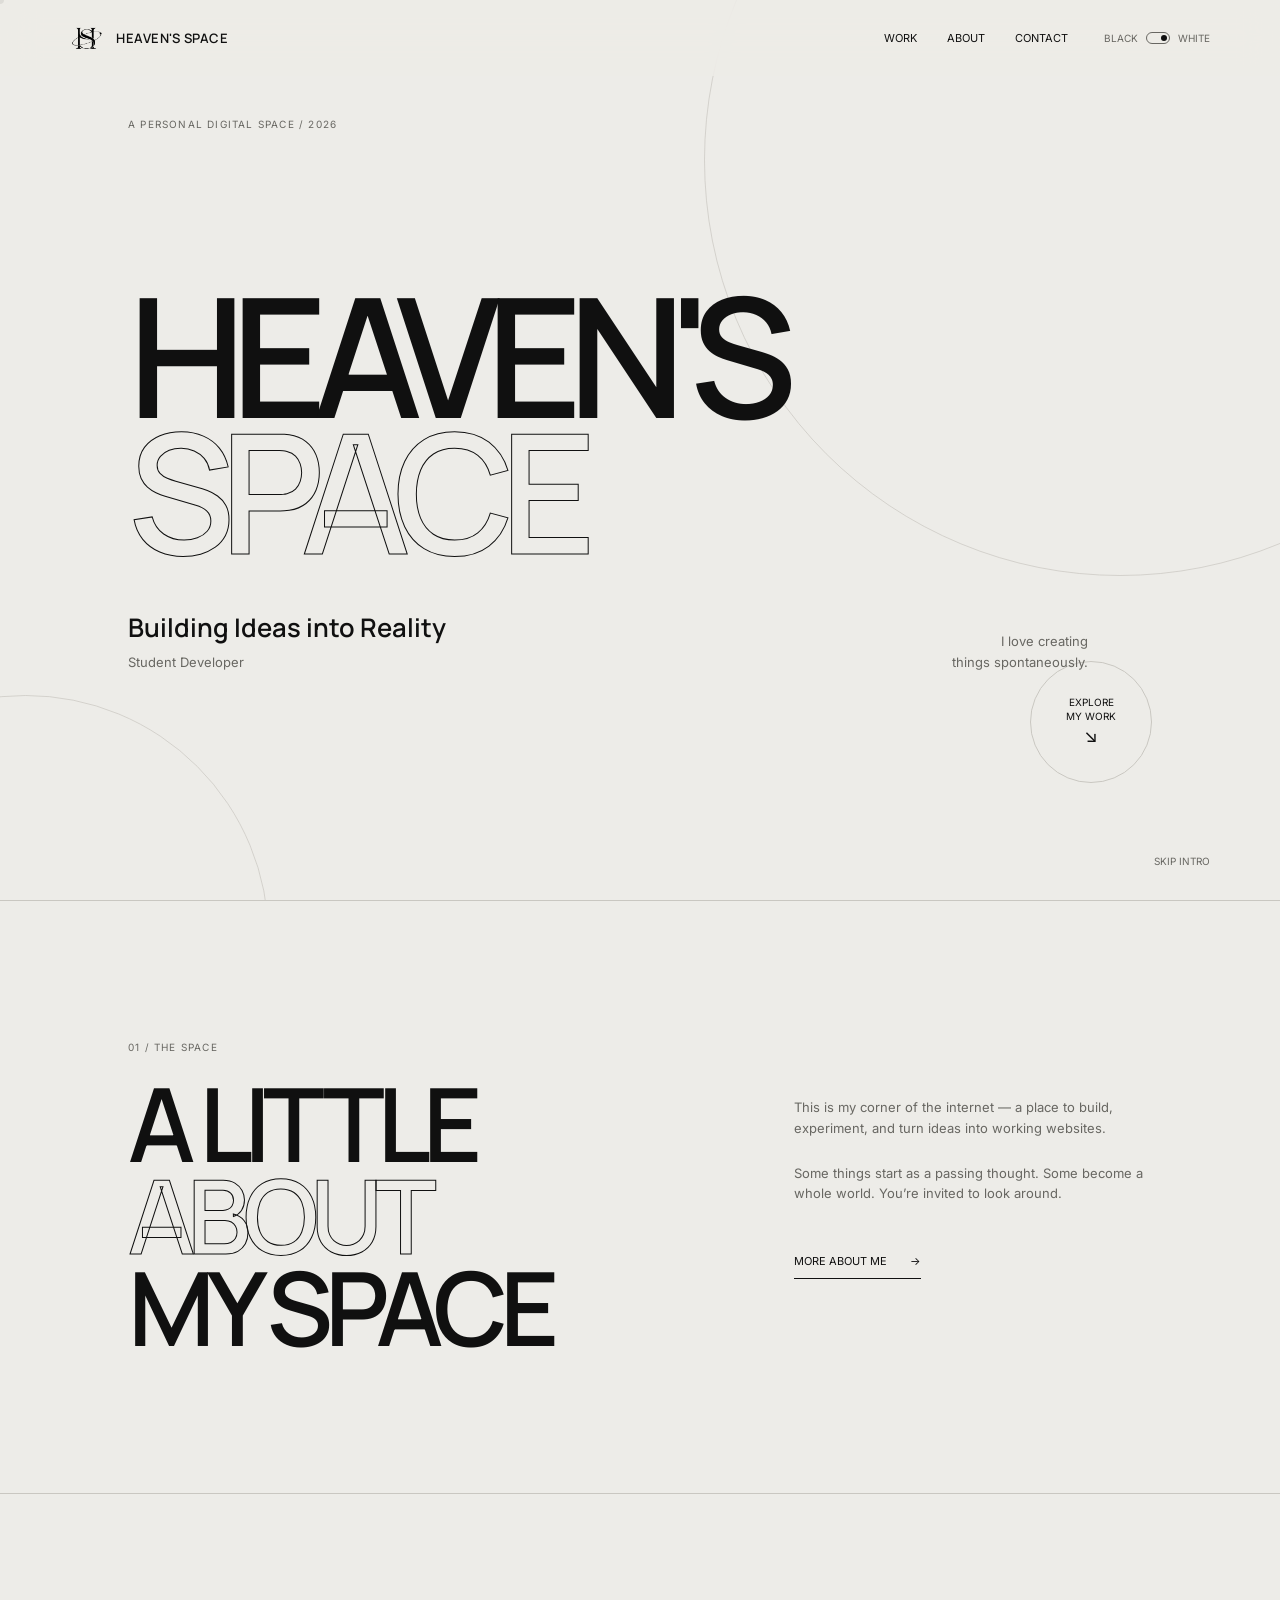
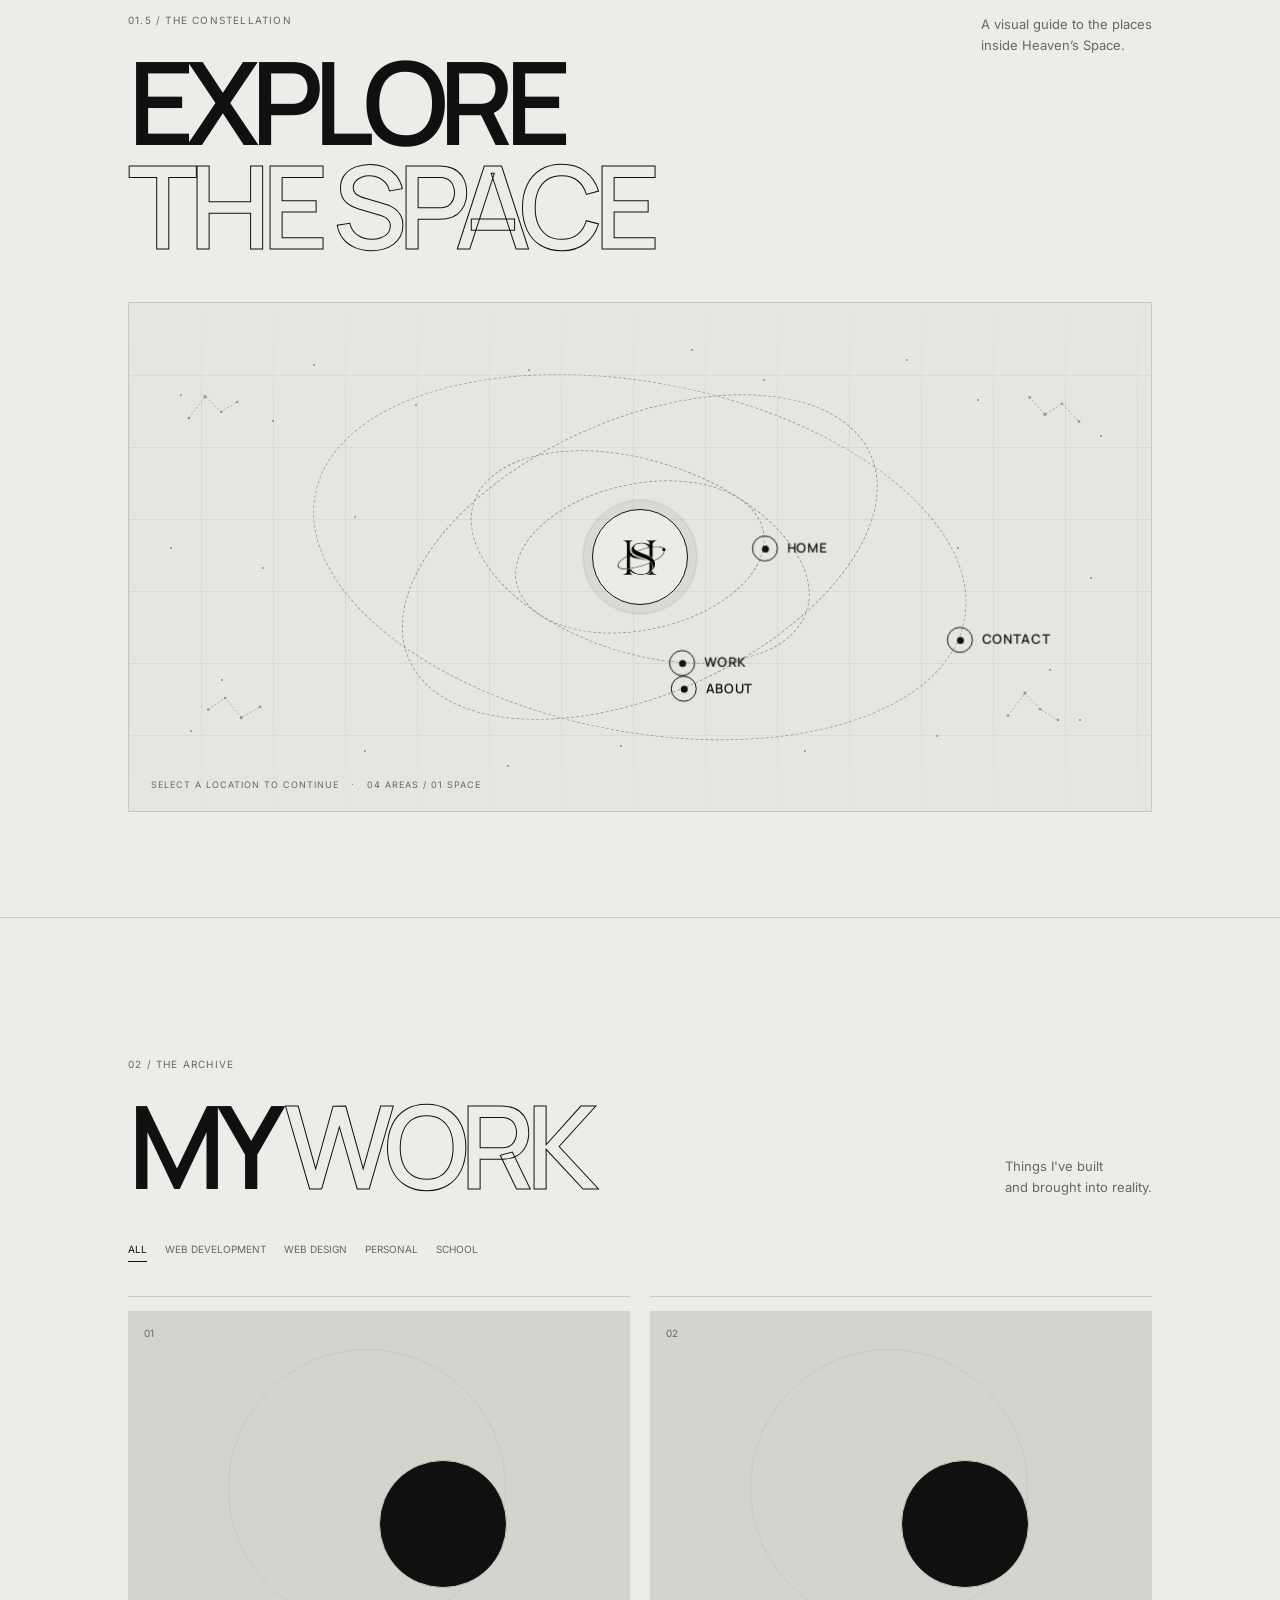
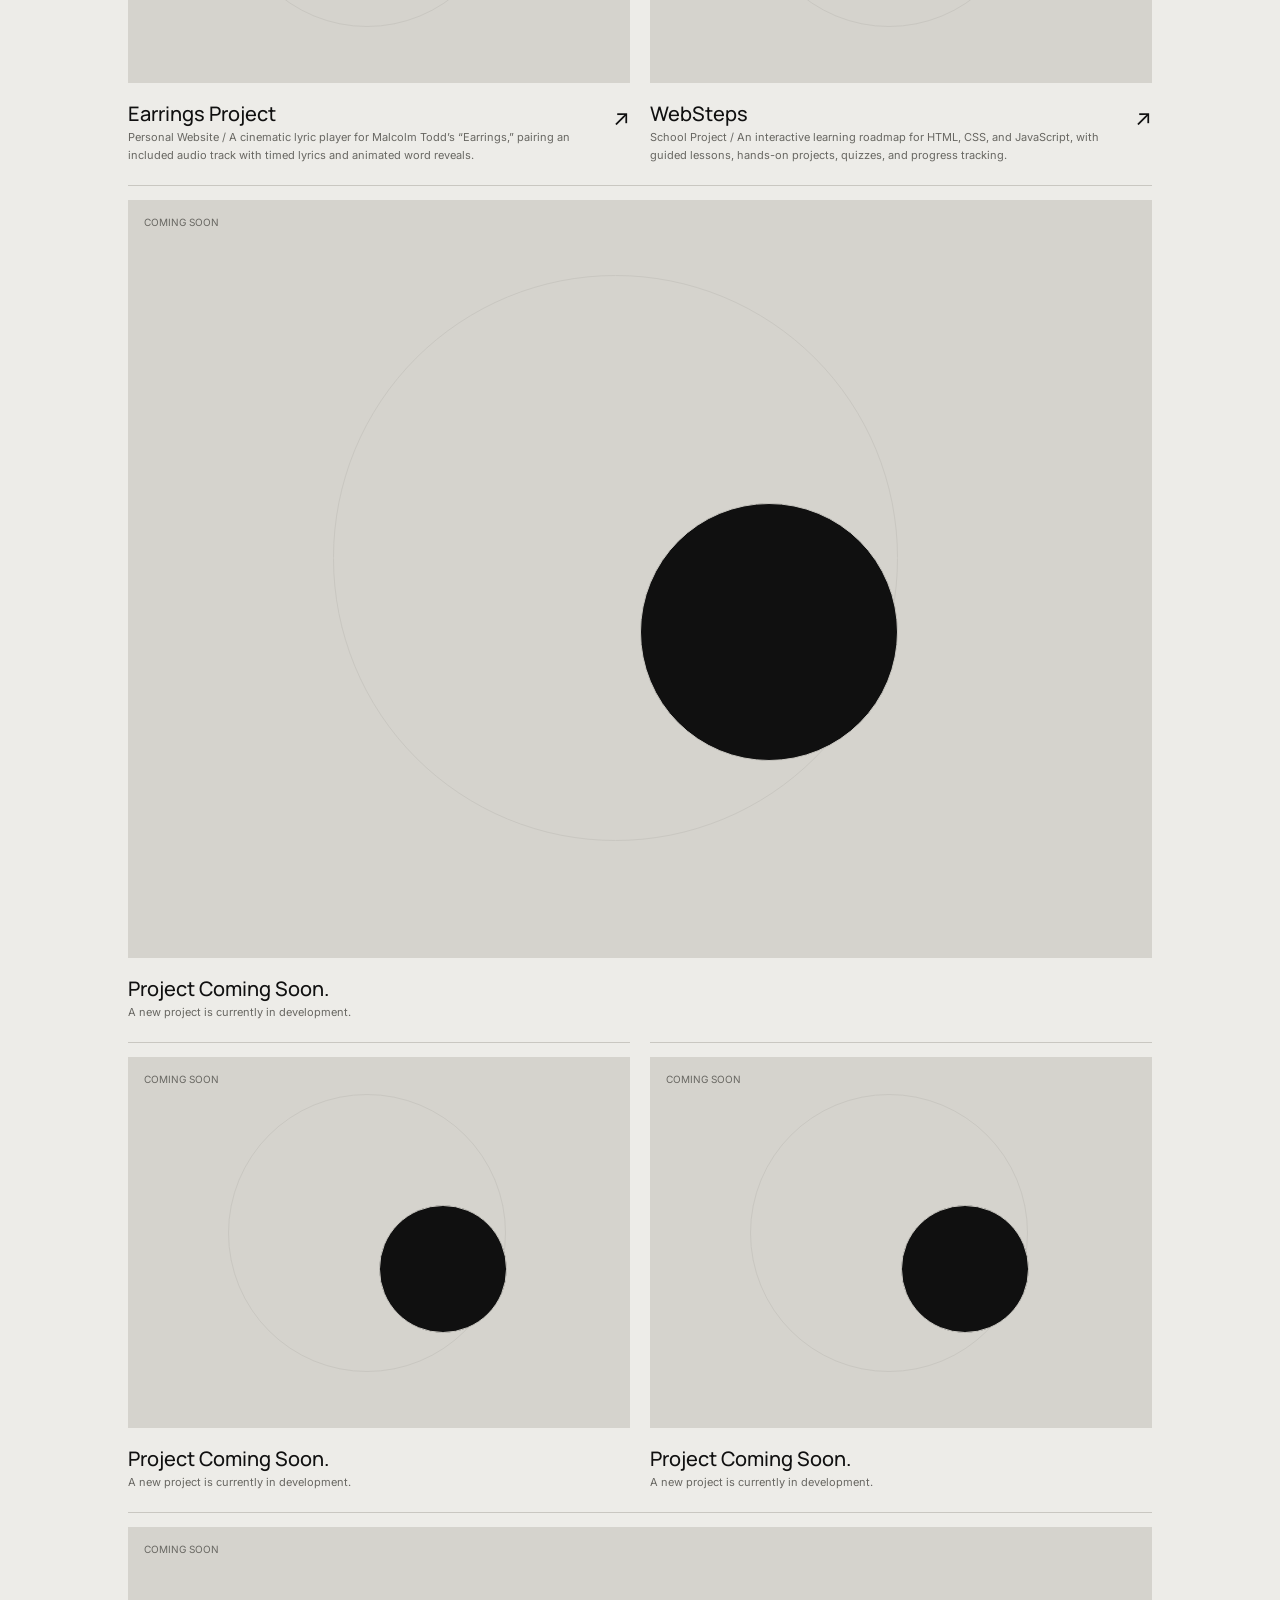
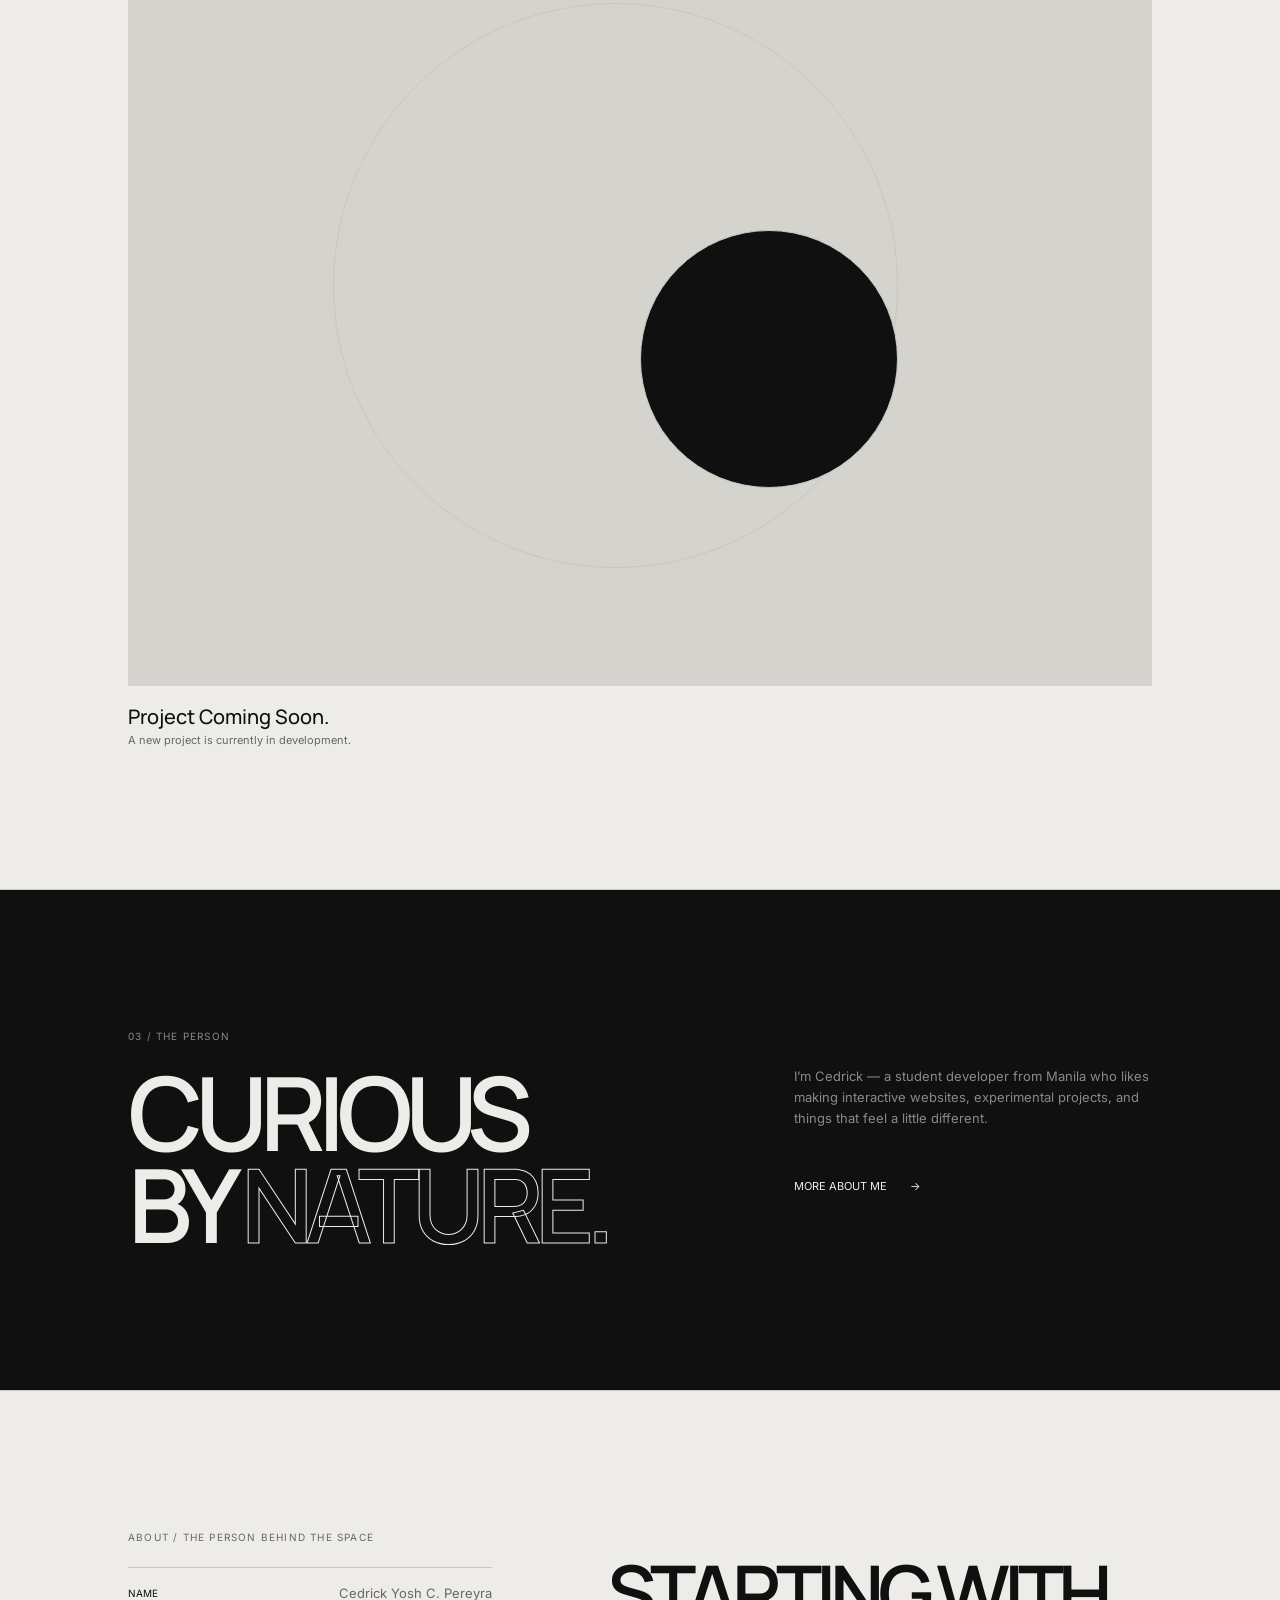
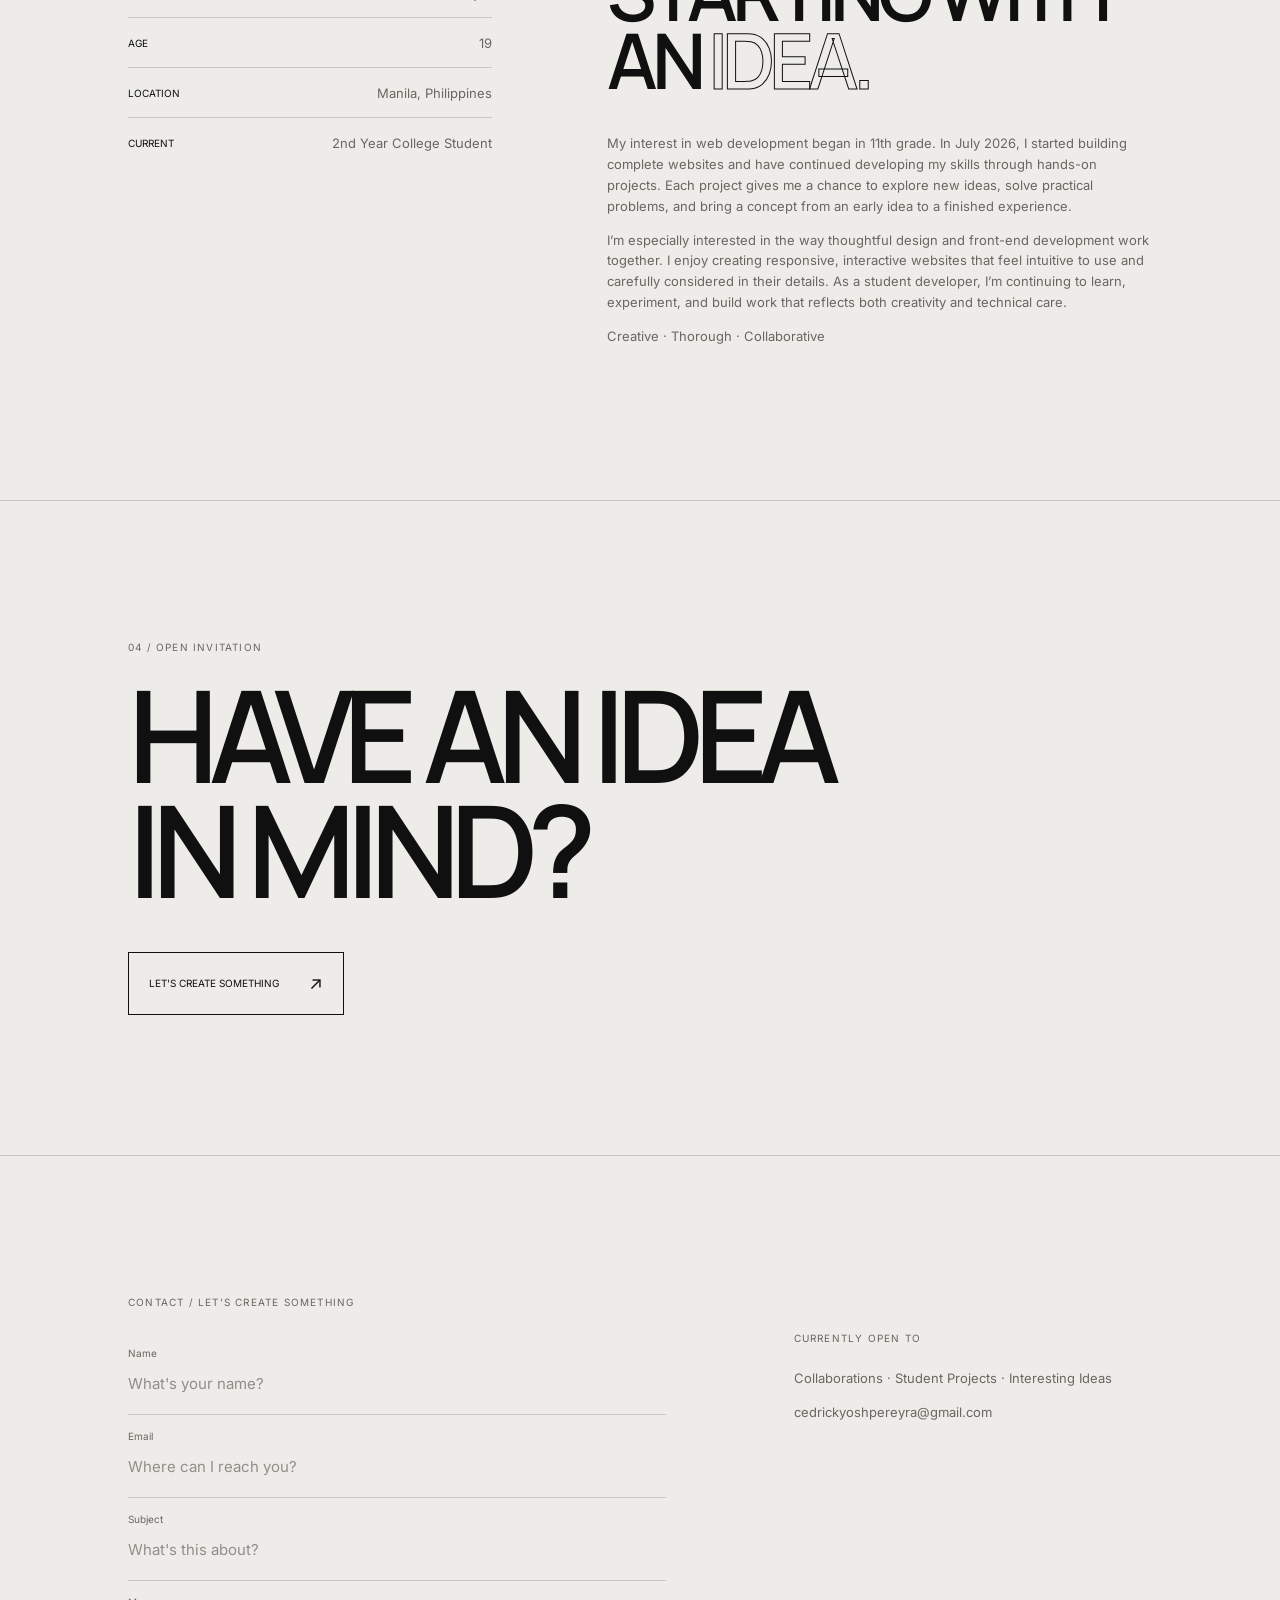
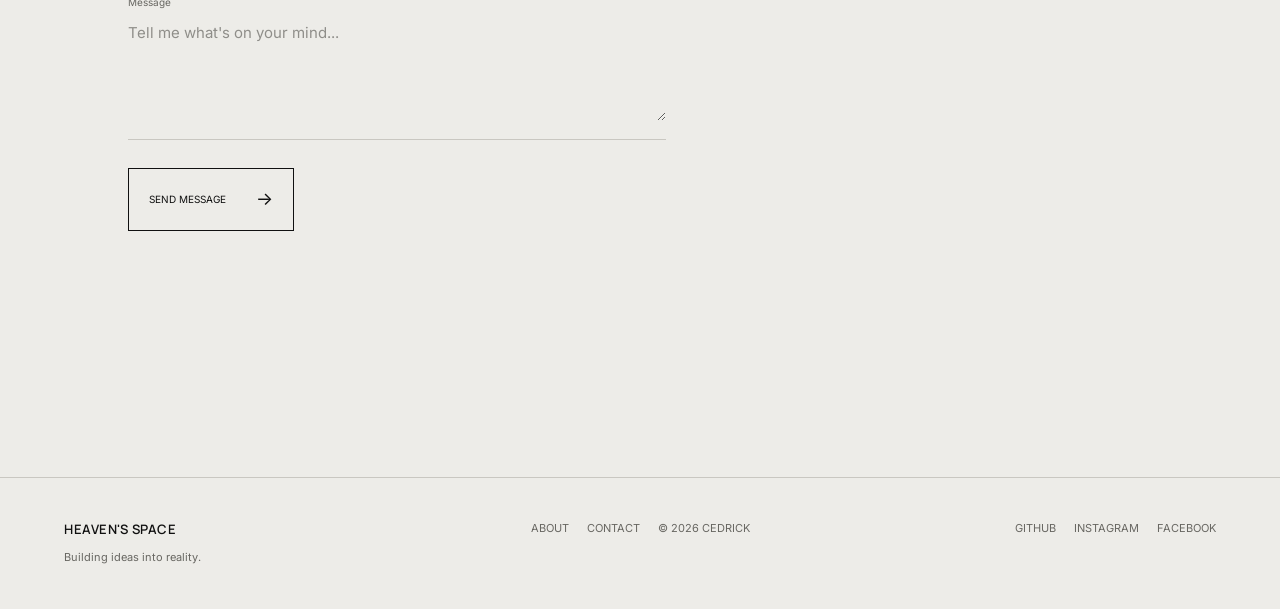
<file: index.html>
<!doctype html>
<html lang="en">
<head>
  <meta charset="utf-8">
  <meta name="viewport" content="width=device-width, initial-scale=1">
  <title>Heaven's Space</title>
  <meta name="description" content="Heaven's Space is Cedrick's personal digital space for building ideas into reality.">
  <meta property="og:title" content="Heaven's Space — Student Developer">
  <meta property="og:description" content="Building ideas into reality. Explore Cedrick's work, experiments, and digital space.">
  <meta property="og:type" content="website">
  <link rel="icon" type="image/png" href="assets/heavens-space-logo.png">
  <link rel="stylesheet" href="css/style.css?v=25">
</head>
<body id="top">
  <div class="cursor" aria-hidden="true"></div>
  <header class="site-header">
    <a class="brand brand-with-logo" href="index.html" aria-label="Heaven's Space home">
      <span class="brand-logo" aria-hidden="true"><img src="assets/heavens-space-logo.png" alt="" width="44" height="44"></span>
      <span>HEAVEN'S SPACE</span>
    </a>
    <nav class="desktop-nav" aria-label="Main navigation">
      <a href="#work">WORK</a><a href="#about">ABOUT</a><a href="#contact">CONTACT</a>
      <button class="theme-toggle" type="button" aria-label="Switch theme"><span>BLACK</span><i></i><span>WHITE</span></button>
    </nav>
    <button class="menu-button" type="button" aria-expanded="false" aria-controls="mobile-nav">MENU</button>
  </header>
  <div class="mobile-nav" id="mobile-nav" aria-hidden="true">
    <a href="#work">WORK</a><a href="#about">ABOUT</a><a href="#contact">CONTACT</a>
    <button class="theme-toggle" type="button"><span>BLACK</span><i></i><span>WHITE</span></button>
  </div>

  <main>
    <section class="hero entrance" aria-labelledby="hero-title">
      <div class="hero-orbit orbit-one"></div><div class="hero-orbit orbit-two"></div>
      <p class="eyebrow hero-kicker">A PERSONAL DIGITAL SPACE / 2026</p>
      <h1 id="hero-title">HEAVEN'S<br><em>SPACE</em></h1>
      <div class="hero-bottom">
        <div><p class="tagline">Building Ideas into Reality</p><p class="role">Student Developer</p></div>
        <p class="personal-line">I love creating<br>things spontaneously.</p>
      </div>
      <a class="circle-link" href="#intro" aria-label="Explore Heaven's Space">EXPLORE<br>MY WORK <span>↘</span></a>
      <button class="skip-entrance" type="button">SKIP INTRO</button>
    </section>

    <section class="intro section" id="intro">
      <p class="eyebrow">01 / THE SPACE</p>
      <div class="intro-grid reveal"><h2>A LITTLE<br><em>ABOUT</em><br>MY SPACE</h2><div class="intro-copy"><p>This is my corner of the internet — a place to build, experiment, and turn ideas into working websites.</p><p>Some things start as a passing thought. Some become a whole world. You’re invited to look around.</p><a class="text-link" href="#about">MORE ABOUT ME <span>→</span></a></div></div>
    </section>

    <section class="space-map section" id="space-map" aria-labelledby="space-map-title">
      <div class="section-head reveal">
        <div><p class="eyebrow">01.5 / THE CONSTELLATION</p><h2 id="space-map-title">EXPLORE<br><em>THE SPACE</em></h2></div>
        <p>A visual guide to the places<br>inside Heaven’s Space.</p>
      </div>
      <div class="map-shell reveal">
        <div class="map-stars" aria-hidden="true"><i></i><i></i><i></i><i></i><i></i><i></i><i></i><i></i><i></i><i></i><i></i><i></i><i></i><i></i><i></i><i></i><i></i><i></i><i></i><i></i><i></i><i></i><i></i><i></i></div>
        <div class="map-constellations" aria-hidden="true">
          <svg class="constellation constellation-one" viewBox="0 0 100 70"><path d="M10 38 28 14 46 31 64 20"/><circle cx="10" cy="38" r="1.5"/><circle cx="28" cy="14" r="1.8"/><circle cx="46" cy="31" r="1.5"/><circle cx="64" cy="20" r="1.4"/></svg>
          <svg class="constellation constellation-two" viewBox="0 0 100 70"><path d="M8 42 27 29 45 51 66 39"/><circle cx="8" cy="42" r="1.5"/><circle cx="27" cy="29" r="1.4"/><circle cx="45" cy="51" r="1.8"/><circle cx="66" cy="39" r="1.5"/></svg>
          <svg class="constellation constellation-three" viewBox="0 0 100 70"><path d="M22 15 39 34 58 22 77 42"/><circle cx="22" cy="15" r="1.5"/><circle cx="39" cy="34" r="1.8"/><circle cx="58" cy="22" r="1.4"/><circle cx="77" cy="42" r="1.6"/></svg>
          <svg class="constellation constellation-four" viewBox="0 0 100 70"><path d="M20 43 39 18 56 36 76 48"/><circle cx="20" cy="43" r="1.5"/><circle cx="39" cy="18" r="1.8"/><circle cx="56" cy="36" r="1.5"/><circle cx="76" cy="48" r="1.4"/></svg>
        </div>
        <div class="orbit-ring orbit-home" aria-hidden="true"></div>
        <div class="orbit-ring orbit-work" aria-hidden="true"></div>
        <div class="orbit-ring orbit-about" aria-hidden="true"></div>
        <div class="orbit-ring orbit-contact" aria-hidden="true"></div>
        <div class="space-core" aria-label="Heaven's Space, the center of the portfolio universe"><img src="assets/heavens-space-logo.png" alt="Heaven's Space logo" width="72" height="72"><i aria-hidden="true"></i></div>
        <div class="map-node node-home">
          <a class="map-location" href="#top" aria-label="Go to Home. The entrance to Heaven’s Space." data-map-target="home">
            <span class="map-orb" aria-hidden="true"><i></i></span><span class="map-label">HOME</span><span class="map-description">The entrance to Heaven’s Space.</span><span class="map-arrow" aria-hidden="true">↗</span>
          </a>
        </div>
        <div class="map-node node-work">
          <a class="map-location" href="#work" aria-label="Go to Work. Explore projects and websites." data-map-target="work">
            <span class="map-orb" aria-hidden="true"><i></i></span><span class="map-label">WORK</span><span class="map-description">Projects, experiments, and websites.</span><span class="map-arrow" aria-hidden="true">↘</span>
          </a>
        </div>
        <div class="map-node node-about">
          <a class="map-location" href="#about" aria-label="Go to About. Meet the person behind the space." data-map-target="about">
            <span class="map-orb" aria-hidden="true"><i></i></span><span class="map-label">ABOUT</span><span class="map-description">The person behind the space.</span><span class="map-arrow" aria-hidden="true">↘</span>
          </a>
        </div>
        <div class="map-node node-contact">
          <a class="map-location" href="#contact" aria-label="Go to Contact. Start a conversation." data-map-target="contact">
            <span class="map-orb" aria-hidden="true"><i></i></span><span class="map-label">CONTACT</span><span class="map-description">An open door for new ideas.</span><span class="map-arrow" aria-hidden="true">↗</span>
          </a>
        </div>
        <p class="map-caption">SELECT A LOCATION TO CONTINUE <span>·</span> 04 AREAS / 01 SPACE</p>
      </div>
    </section>

    <section class="work section" id="work">
      <div class="section-head reveal"><div><p class="eyebrow">02 / THE ARCHIVE</p><h2>MY <em>WORK</em></h2></div><p>Things I've built<br>and brought into reality.</p></div>
      <div class="filters reveal" role="group" aria-label="Filter projects"><button class="active" data-filter="all">ALL</button><button data-filter="web development">WEB DEVELOPMENT</button><button data-filter="web design">WEB DESIGN</button><button data-filter="personal">PERSONAL</button><button data-filter="school">SCHOOL</button></div>
      <div class="project-grid" id="project-grid"></div>
    </section>

    <section class="about-preview section reveal"><p class="eyebrow">03 / THE PERSON</p><div class="split-heading"><h2>CURIOUS<br>BY <em>NATURE.</em></h2><div><p>I’m Cedrick — a student developer from Manila who likes making interactive websites, experimental projects, and things that feel a little different.</p><a class="text-link" href="#about">MORE ABOUT ME <span>→</span></a></div></div></section>
    <section class="about-page section" id="about"><p class="eyebrow">ABOUT / THE PERSON BEHIND THE SPACE</p><div class="bio"><div class="facts"><p><span>NAME</span>Cedrick Yosh C. Pereyra</p><p><span>AGE</span>19</p><p><span>LOCATION</span>Manila, Philippines</p><p><span>CURRENT</span>2nd Year College Student</p></div><div class="bio-copy"><h2>STARTING WITH<br>AN <em>IDEA.</em></h2><p>My interest in web development began in 11th grade. In July 2026, I started building complete websites and have continued developing my skills through hands-on projects. Each project gives me a chance to explore new ideas, solve practical problems, and bring a concept from an early idea to a finished experience.</p><p>I’m especially interested in the way thoughtful design and front-end development work together. I enjoy creating responsive, interactive websites that feel intuitive to use and carefully considered in their details. As a student developer, I’m continuing to learn, experiment, and build work that reflects both creativity and technical care.</p><p>Creative · Thorough · Collaborative</p></div></div></section>
    <section class="contact-cta section reveal"><p class="eyebrow">04 / OPEN INVITATION</p><h2>HAVE AN IDEA<br>IN MIND?</h2><a class="outline-button" href="#contact">LET'S CREATE SOMETHING <span>↗</span></a></section>
    <section class="contact-page section" id="contact"><p class="eyebrow">CONTACT / LET'S CREATE SOMETHING</p><div class="contact-layout"><form id="contact-form" novalidate><label>Name<input name="name" autocomplete="name" maxlength="100" required placeholder="What's your name?" aria-describedby="name-error"><span class="field-error" id="name-error" data-error="name"></span></label><label>Email<input name="email" type="email" autocomplete="email" maxlength="254" required placeholder="Where can I reach you?" aria-describedby="email-error"><span class="field-error" id="email-error" data-error="email"></span></label><label>Subject<input name="subject" maxlength="160" required placeholder="What's this about?" aria-describedby="subject-error"><span class="field-error" id="subject-error" data-error="subject"></span></label><label>Message<textarea name="message" rows="5" maxlength="5000" required placeholder="Tell me what's on your mind..." aria-describedby="message-error"></textarea><span class="field-error" id="message-error" data-error="message"></span></label><div class="form-honeypot" aria-hidden="true"><label>Leave this blank<input name="website" tabindex="-1" autocomplete="off"></label></div><button class="outline-button" type="submit">SEND MESSAGE <span>→</span></button><p class="form-status" role="status" aria-live="polite"></p></form><aside><p class="eyebrow">CURRENTLY OPEN TO</p><p>Collaborations · Student Projects · Interesting Ideas</p><p><a href="mailto:cedrickyoshpereyra@gmail.com">cedrickyoshpereyra@gmail.com</a></p></aside></div></section>
    <section class="project-view section" id="project-view" hidden></section>
  </main>
  <footer class="site-footer"><div><a class="brand" href="index.html">HEAVEN'S SPACE</a><p>Building ideas into reality.</p></div><div class="footer-links"><a href="#about">ABOUT</a><a href="#contact">CONTACT</a><span>© <span id="year"></span> CEDRICK</span></div><div class="socials"><a href="https://github.com/Heaven0318" target="_blank" rel="noreferrer">GITHUB</a><a href="https://www.instagram.com/07.heaven_/" target="_blank" rel="noreferrer">INSTAGRAM</a><a href="https://www.facebook.com/cedrickyosh.pereyra" target="_blank" rel="noreferrer">FACEBOOK</a></div></footer>
  <script src="js/config.js?v=2"></script><script src="js/projects.js?v=6"></script><script src="js/main.js?v=12"></script>
</body></html>
</file>
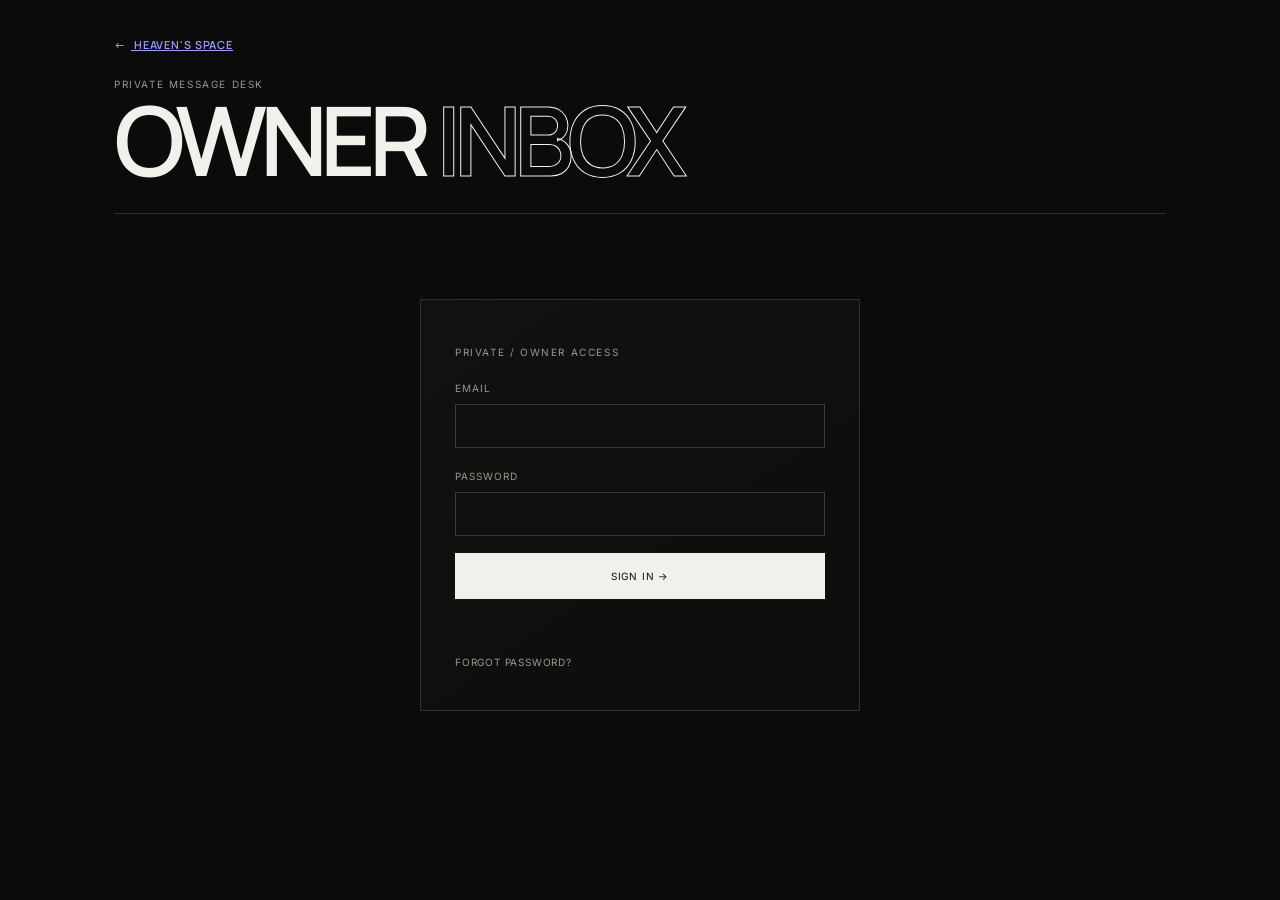
<file: owner/index.html>
<!doctype html>
<html lang="en"><head><meta charset="utf-8"><meta name="viewport" content="width=device-width,initial-scale=1"><meta name="theme-color" content="#0b0b0b"><title>Owner Inbox — Heaven's Space</title><link rel="icon" type="image/png" href="../assets/heavens-space-logo.png"><link rel="stylesheet" href="owner.css?v=3"><style>.search-wrap{margin:0;text-transform:none;letter-spacing:normal}.search-wrap input{display:inline-block;width:auto;margin:0}.actions .reply-action{display:inline-flex;align-items:center;padding:8px 10px;text-decoration:none}</style></head>
<body><main class="shell"><header><div><a class="back-link" href="../index.html"><span aria-hidden="true">←</span> HEAVEN'S SPACE</a><p class="eyebrow header-note">PRIVATE MESSAGE DESK</p><h1>OWNER <em>INBOX</em></h1></div><button id="logout" class="quiet-button" hidden>LOG OUT <span aria-hidden="true">↗</span></button></header>
<section id="login-panel"><p class="eyebrow">PRIVATE / OWNER ACCESS</p><form id="login-form"><label>Email<input id="login-email" type="email" autocomplete="username" required></label><label>Password<input id="login-password" type="password" autocomplete="current-password" required></label><button type="submit">SIGN IN →</button><p id="login-status" role="status"></p></form><button id="forgot-password" class="text-button" type="button">FORGOT PASSWORD?</button></section>
<section id="password-panel" hidden><p class="eyebrow">ACCOUNT SETUP / PASSWORD RESET</p><h2>Choose a password</h2><form id="password-form"><label>New password<input id="new-password" type="password" autocomplete="new-password" minlength="8" required></label><label>Confirm new password<input id="confirm-password" type="password" autocomplete="new-password" minlength="8" required></label><button type="submit">SAVE PASSWORD →</button><p id="password-status" role="status"></p></form></section>
<form id="reset-form" hidden><p>Enter your account email and we’ll send a password reset link if the account is eligible.</p><label>Email<input id="reset-email" type="email" autocomplete="email" required></label><button type="submit">SEND RESET LINK →</button><p id="reset-status" role="status"></p></form>
<section id="inbox-panel" hidden aria-label="Messages">
  <div class="inbox-intro"><div><p class="eyebrow">YOUR CONVERSATIONS</p><h2>Every idea starts<br>with a <em>message.</em></h2></div><p class="shortcut-hint"><kbd>/</kbd> to search <span>·</span> <kbd>ESC</kbd> to clear</p></div>
  <div class="stats" aria-label="Message totals"><article class="stat-card"><span class="stat-label">TOTAL MESSAGES</span><strong id="total-count">—</strong><span class="stat-detail">in your inbox</span></article><article class="stat-card stat-unread"><span class="stat-label">NEEDS A LOOK</span><strong id="unread-count">—</strong><span class="stat-detail">unread messages</span></article><article class="stat-card"><span class="stat-label">PUT ASIDE</span><strong id="archived-count">—</strong><span class="stat-detail">archived messages</span></article></div>
  <div class="toolbar"><label class="search-wrap"><span aria-hidden="true">⌕</span><input id="search" type="search" placeholder="Search name, email, subject, or message" aria-label="Search messages"><button id="clear-search" type="button" aria-label="Clear search" hidden>×</button></label><select id="filter" aria-label="Filter messages"><option value="all">All active</option><option value="unread">Unread</option><option value="read">Read</option><option value="archived">Archived</option></select><select id="sort" aria-label="Sort messages"><option value="newest">Newest first</option><option value="oldest">Oldest first</option></select><button id="refresh" class="quiet-button"><span class="refresh-icon" aria-hidden="true">↻</span> REFRESH</button></div>
  <div class="list-toolbar"><p id="inbox-status" role="status" aria-live="polite"></p><button id="mark-all-read" class="text-button" type="button" hidden>MARK UNREAD AS READ <span aria-hidden="true">→</span></button></div><div id="message-list"></div>
</section>
</main><script src="../js/config.js?v=2"></script><script src="owner.js?v=3"></script></body></html>
</file>
<file: css/style.css>
@import url('https://fonts.googleapis.com/css2?family=Inter:wght@400;500;600;700&family=Manrope:wght@500;600;700;800&display=swap');
  :root {
  --bg:#0b0b0b;
  --fg:#f2f0eb;
  --muted:#9a9893;
  --line:#30302e;
  --accent:#f2f0eb;
  --space-section-top:120px;
  --space-section-bottom:105px;
  --space-map-gap:44px;
  --space-map-padding:24px;
  --display:'Manrope',-apple-system,BlinkMacSystemFont,'Helvetica Neue',Arial,sans-serif;
  --body:'Inter',-apple-system,BlinkMacSystemFont,'Helvetica Neue',Arial,sans-serif;
  --ease:cubic-bezier(.22,1,.36,1);
  --ease-spring:cubic-bezier(.16,1,.3,1)
}
* {
  box-sizing:border-box
}
html {
  scroll-behavior:smooth
}
html:focus-within {
  scroll-behavior:smooth
}
body {
  margin:0;
  background:var(--bg);
  color:var(--fg);
  font-family:var(--body);
  font-size:13px;
  line-height:1.6;
  transition:background .6s var(--ease),color .6s var(--ease)
}
body.light {
  --bg:#edece8;
  --fg:#101010;
  --muted:#686762;
  --line:#c9c7c1;
  --accent:#101010
}
a,button {
  color:inherit
}
a {
  text-decoration:none
}
button {
  font:inherit;
  background:none;
  border:0;
  cursor:pointer
}
a:focus-visible,button:focus-visible,input:focus-visible,textarea:focus-visible {
  outline:1px solid var(--fg);
  outline-offset:6px
}
.site-header {
  height:76px;
  position:absolute;
  top:0;
  left:0;
  width:100%;
  padding:0 5vw;
  display:flex;
  align-items:center;
  justify-content:space-between;
  z-index:20
}
.brand {
  font:600 13px var(--display);
  letter-spacing:.04em
}
.brand-with-logo {
  display:inline-flex;
  align-items:center;
  gap:8px;
  white-space:nowrap
}
.brand-logo {
  position:relative;
  display:grid;
  place-items:center;
  width:44px;
  height:44px;
  flex:0 0 44px;
  overflow:visible;
  transition:transform .5s var(--ease-spring)
}
.brand-logo:before,.brand-logo:after {
  content:'';
  position:absolute;
  border:1px solid var(--fg);
  border-radius:50%;
  opacity:0;
  pointer-events:none
}
.brand-logo:before { width:38px;height:14px;transform:rotate(-25deg) }
.brand-logo:after { width:14px;height:38px;transform:rotate(28deg) }
.brand-logo img {
  display:block;
  width:44px;
  height:44px;
  max-width:44px;
  max-height:44px;
  object-fit:contain;
  transform:scale(1);
  transition:transform .55s var(--ease-spring),filter .45s var(--ease)
}
.brand-with-logo:hover .brand-logo,.brand-with-logo:focus-visible .brand-logo {
  transform:rotate(-8deg) scale(1.08)
}
.brand-with-logo:hover .brand-logo img,.brand-with-logo:focus-visible .brand-logo img {
  animation:logo-orbit .85s var(--ease-spring) both;
  filter:drop-shadow(0 0 5px color-mix(in srgb,var(--fg) 60%,transparent))
}
.light .brand-logo img { filter:brightness(0) }
.light .brand-with-logo:hover .brand-logo img,.light .brand-with-logo:focus-visible .brand-logo img {
  filter:brightness(0) drop-shadow(0 0 5px color-mix(in srgb,var(--fg) 35%,transparent))
}
.brand-with-logo:hover .brand-logo:before,.brand-with-logo:hover .brand-logo:after,.brand-with-logo:focus-visible .brand-logo:before,.brand-with-logo:focus-visible .brand-logo:after {
  animation:logo-rings .85s var(--ease-spring) both
}
@keyframes logo-orbit {
  0% { transform:scale(1) rotate(0deg) }
  45% { transform:scale(1.15) rotate(150deg) }
  72% { transform:scale(1.05) rotate(325deg) }
  100% { transform:scale(1) rotate(360deg) }
}
@keyframes logo-rings {
  0% { opacity:0;transform:scale(.25) rotate(-25deg) }
  45% { opacity:.8;transform:scale(1.15) rotate(45deg) }
  100% { opacity:0;transform:scale(1.45) rotate(120deg) }
}
.desktop-nav {
  display:flex;
  align-items:center;
  gap:30px;
  font:11px var(--body)
}
.desktop-nav a,.footer-links a,.socials a {
  transition:opacity .2s
}
.desktop-nav a:hover,.footer-links a:hover,.socials a:hover {
  opacity:.5
}
.current {
  border-bottom:1px solid
}
.theme-toggle {
  display:flex;
  align-items:center;
  gap:8px;
  font:10px var(--body);
  color:var(--muted)
}
.theme-toggle i {
  height:12px;
  width:24px;
  border:1px solid var(--muted);
  border-radius:99px;
  position:relative
}
.theme-toggle i:after {
  content:'';
  position:absolute;
  width:6px;
  height:6px;
  background:var(--fg);
  border-radius:50%;
  top:2px;
  left:3px;
  transition:transform .3s
}
.light .theme-toggle i:after {
  transform:translateX(11px)
}
.menu-button {
  display:none
}
.mobile-nav {
  display:none
}
.hero {
  min-height:100svh;
  position:relative;
  display:flex;
  flex-direction:column;
  justify-content:center;
  padding:120px 10vw 60px;
  overflow:hidden
}
.hero h1,.page-hero h1,.not-found h1 {
  font:600 clamp(4.5rem,13vw,12rem)/.82 var(--display);
  letter-spacing:-.09em;
  margin:0;
  position:relative;
  z-index:2
}
.hero h1 em,.page-hero h1 em,.not-found h1 em,h2 em {
  font-style:normal;
  color:transparent;
  -webkit-text-stroke:1px var(--fg)
}
.eyebrow {
  font:10px var(--body);
  letter-spacing:.12em;
  color:var(--muted);
  margin:0 0 24px
}
.hero-kicker {
  position:absolute;
  top:118px;
  left:10vw
}
.hero-bottom {
  display:flex;
  justify-content:space-between;
  align-items:end;
  max-width:960px;
  margin-top:50px;
  position:relative;
  z-index:2
}
.tagline {
  font:600 clamp(1.1rem,2vw,1.6rem) var(--display);
  margin:0
}
.role,.personal-line {
  color:var(--muted);
  margin:7px 0 0
}
.personal-line {
  text-align:right
}
.circle-link {
  position:absolute;
  right:10vw;
  bottom:13vh;
  border:1px solid var(--line);
  border-radius:50%;
  width:122px;
  height:122px;
  display:grid;
  place-content:center;
  text-align:center;
  font-size:10px;
  line-height:1.4;
  transition:background .3s,transform .3s
}
.circle-link span {
  font-size:18px
}
.circle-link:hover {
  background:var(--fg);
  color:var(--bg);
  transform:rotate(8deg)
}
.skip-entrance {
  position:absolute;
  right:5vw;
  bottom:30px;
  color:var(--muted);
  font-size:10px
}
.hero-orbit {
  position:absolute;
  border:1px solid var(--line);
  border-radius:50%;
  opacity:.7;
  pointer-events:none
}
.orbit-one {
  width:65vw;
  height:65vw;
  right:-20vw;
  top:-20vw
}
.orbit-two {
  width:38vw;
  height:38vw;
  left:-17vw;
  bottom:-22vw
}
.section {
  padding:140px 10vw;
  border-top:1px solid var(--line)
}
h2 {
  font:600 clamp(3rem,8vw,8rem)/.9 var(--display);
  letter-spacing:-.08em;
  margin:0
}
.intro-grid,.split-heading,.goals,.contact-layout {
  display:grid;
  grid-template-columns:1.2fr .8fr;
  gap:10vw
}
.intro-copy {
  max-width:390px;
  padding-top:20px
}
.intro-copy p,.split-heading p,.goals p {
  color:var(--muted);
  margin:0 0 24px
}
.text-link {
  display:inline-block;
  margin-top:25px;
  border-bottom:1px solid var(--fg);
  font-size:11px;
  padding-bottom:7px
}
.text-link span {
  display:inline-block;
  margin-left:20px;
  transition:transform .3s
}
.text-link:hover span {
  transform:translateX(8px)
}
.space-map {
  overflow:hidden;
  padding-top:var(--space-section-top);
  padding-bottom:var(--space-section-bottom)
}
.space-map .section-head {
  margin-bottom:var(--space-map-gap);
  align-items:start
}
.map-shell {
  min-height:510px;
  position:relative;
  border:1px solid var(--line);
  overflow:hidden;
  background:color-mix(in srgb,var(--fg) 3%,var(--bg));
  isolation:isolate;
  padding:var(--space-map-padding)
}
.map-shell:before {
  content:'';
  position:absolute;
  inset:0;
  opacity:.42;
  background-image:linear-gradient(var(--line) 1px,transparent 1px),linear-gradient(90deg,var(--line) 1px,transparent 1px);
  background-size:72px 72px;
  mask-image:linear-gradient(to bottom,transparent,#000 20%,#000 80%,transparent)
}
.map-stars { position:absolute;inset:0;z-index:0;pointer-events:none; }
.map-stars i { position:absolute;width:2px;height:2px;background:var(--fg);border-radius:50%;opacity:.42;animation:map-twinkle 4s ease-in-out infinite; }
.map-stars i:nth-child(1){left:14%;top:23%}.map-stars i:nth-child(2){left:83%;top:19%;animation-delay:1s}.map-stars i:nth-child(3){left:9%;top:74%;animation-delay:2s}.map-stars i:nth-child(4){left:90%;top:72%;animation-delay:3s}.map-stars i:nth-child(5){left:48%;top:87%;animation-delay:1.5s}
.map-stars i:nth-child(6){left:5%;top:18%;animation-delay:.4s}.map-stars i:nth-child(7){left:18%;top:12%;animation-delay:2.3s}.map-stars i:nth-child(8){left:28%;top:20%;animation-delay:1.2s}.map-stars i:nth-child(9){left:39%;top:13%;animation-delay:3.1s}.map-stars i:nth-child(10){left:62%;top:15%;animation-delay:1.8s}.map-stars i:nth-child(11){left:76%;top:11%;animation-delay:.8s}.map-stars i:nth-child(12){left:95%;top:26%;animation-delay:2.6s}
.map-stars i:nth-child(13){left:4%;top:48%;animation-delay:1.6s}.map-stars i:nth-child(14){left:13%;top:52%;animation-delay:3.4s}.map-stars i:nth-child(15){left:22%;top:42%;animation-delay:.6s}.map-stars i:nth-child(16){left:81%;top:48%;animation-delay:2s}.map-stars i:nth-child(17){left:94%;top:54%;animation-delay:1s}
.map-stars i:nth-child(18){left:6%;top:84%;animation-delay:2.8s}.map-stars i:nth-child(19){left:23%;top:88%;animation-delay:1.4s}.map-stars i:nth-child(20){left:37%;top:91%;animation-delay:.2s}.map-stars i:nth-child(21){left:66%;top:88%;animation-delay:3s}.map-stars i:nth-child(22){left:79%;top:85%;animation-delay:1.1s}.map-stars i:nth-child(23){left:93%;top:82%;animation-delay:2.4s}.map-stars i:nth-child(24){left:55%;top:9%;animation-delay:3.6s}
.map-constellations { position:absolute;inset:0;z-index:0;pointer-events:none; }
.constellation { position:absolute;width:clamp(58px,7vw,92px);height:auto;overflow:visible;opacity:.44; }
.constellation path { fill:none;stroke:var(--fg);stroke-width:1;stroke-dasharray:1.5 3;stroke-linecap:round;stroke-linejoin:round;opacity:.68; }
.constellation circle { fill:var(--fg);opacity:.82; }
.constellation-one { left:5%;top:16%; }
.constellation-two { left:7%;bottom:15%; }
.constellation-three { right:5%;top:16%; }
.constellation-four { right:7%;bottom:14%; }
.orbit-ring { position:absolute;z-index:1;left:50%;top:50%;border:1px dashed color-mix(in srgb,var(--fg) 28%,var(--line));border-radius:50%;box-sizing:border-box;transform:translate(-50%,-50%) rotate(-12deg);opacity:.95;pointer-events:none;transition:border-color .4s,opacity .4s; }
.orbit-home { transform:translate(-50%,-50%) rotate(-12deg); }
.orbit-work { transform:translate(-50%,-50%) rotate(18deg); }
.orbit-about { transform:translate(-50%,-50%) rotate(-24deg); }
.orbit-contact { transform:translate(-50%,-50%) rotate(11deg);opacity:.82; }
.space-core { position:absolute;z-index:2;left:50%;top:50%;width:96px;height:96px;border:1px solid var(--fg);border-radius:50%;display:grid;place-items:center;text-align:center;font:600 10px/1.25 var(--display);letter-spacing:.08em;background:color-mix(in srgb,var(--bg) 94%,transparent);box-shadow:0 0 0 10px color-mix(in srgb,var(--fg) 5%,transparent);transform:translate(-50%,-50%); }
.space-core img { display:block;width:72px;height:72px;max-width:100%;object-fit:contain; }
.light .space-core img { filter:brightness(0); }
.space-core:before { content:'';position:absolute;inset:-10px;border:1px solid var(--line);border-radius:50%;opacity:.7; }
.space-core i { display:none; }
.map-node { position:absolute;z-index:3;left:50%;top:50%;width:0;height:0;transform:translate(-50%,-50%);will-change:transform; }
.map-location { position:absolute;left:0;top:0;display:grid;grid-template-columns:26px auto;grid-template-rows:26px;column-gap:9px;row-gap:0;width:max-content;min-height:42px;padding:8px;border:1px solid transparent;background:transparent;transform:translate(-21px,-50%);transition:width .45s var(--ease-spring),min-height .45s var(--ease-spring),padding .45s var(--ease-spring),grid-template-columns .45s var(--ease-spring),grid-template-rows .45s var(--ease-spring),column-gap .45s var(--ease-spring),row-gap .45s var(--ease-spring),transform .45s var(--ease-spring),border-color .4s,background .4s;overflow:hidden; }
.map-location:hover,.map-location:focus-visible,.map-node.selected .map-location { grid-template-columns:26px minmax(0,1fr) auto;grid-template-rows:auto auto;column-gap:13px;row-gap:2px;width:clamp(220px,24vw,280px);min-height:78px;padding:13px 15px;transform:translate(-28px,-50%) scale(1.04);border-color:var(--fg);background:var(--fg);color:var(--bg);z-index:3; }
.map-orb { width:26px;height:26px;border:1px solid currentColor;border-radius:50%;display:grid;place-items:center;grid-column:1;grid-row:1; }
.map-orb i { width:7px;height:7px;border-radius:50%;background:currentColor;animation:map-pulse 2.4s ease-in-out infinite; }
.map-label { min-width:0;font:600 13px/1.2 var(--display);letter-spacing:.05em;grid-column:2;grid-row:1;align-self:center;overflow-wrap:anywhere;opacity:1;transition:opacity .25s ease; }
.map-description { display:none;min-width:0;width:auto;color:var(--muted);font-size:10px;line-height:1.4;grid-column:2 / 4;grid-row:2;overflow-wrap:anywhere;white-space:normal;opacity:0;transition:opacity .25s ease,color .4s; }
.map-location:hover .map-description,.map-location:focus-visible .map-description { color:color-mix(in srgb,var(--bg) 65%,transparent); }
.map-shell:has([data-map-target="home"]:hover) .orbit-home,.map-shell:has([data-map-target="work"]:hover) .orbit-work,.map-shell:has([data-map-target="about"]:hover) .orbit-about,.map-shell:has([data-map-target="contact"]:hover) .orbit-contact { border-color:var(--fg);opacity:1; }
.map-shell:has(.map-location:hover) .orbit-ring { opacity:.42; }
.map-shell:has([data-map-target="home"]:hover) .orbit-home,.map-shell:has([data-map-target="work"]:hover) .orbit-work,.map-shell:has([data-map-target="about"]:hover) .orbit-about,.map-shell:has([data-map-target="contact"]:hover) .orbit-contact { opacity:1; }
.map-shell:has(.map-location:hover) .map-node:not(:has(.map-location:hover)),.map-shell:has(.map-location:focus-visible) .map-node:not(:has(.map-location:focus-visible)),.map-shell:has(.map-node.selected) .map-node:not(.selected) { opacity:.72; }
.map-arrow { display:none;grid-column:3;grid-row:1;align-self:center;font-size:18px;line-height:1;opacity:0;transition:opacity .25s ease; }
.map-location:hover .map-description,.map-location:focus-visible .map-description,.map-node.selected .map-description { display:block; }
.map-location:hover .map-arrow,.map-location:focus-visible .map-arrow,.map-node.selected .map-arrow { display:inline; }
.map-location:hover .map-label,.map-location:hover .map-description,.map-location:hover .map-arrow,.map-location:focus-visible .map-label,.map-location:focus-visible .map-description,.map-location:focus-visible .map-arrow,.map-node.selected .map-label,.map-node.selected .map-description,.map-node.selected .map-arrow { opacity:1; }
.map-node.collapsed .map-location { grid-template-columns:26px auto;grid-template-rows:26px;column-gap:9px;row-gap:0;width:max-content;min-height:42px;padding:8px;transform:translate(-21px,-50%);border-color:transparent;background:transparent;color:inherit;z-index:2; }
.map-node.collapsed .map-description,.map-node.collapsed .map-arrow { display:none;opacity:0; }
.map-node.collapsed .map-label { opacity:1; }
.map-caption { position:absolute;z-index:2;left:22px;bottom:18px;margin:0;color:var(--muted);font-size:9px;letter-spacing:.11em; }
.map-caption span { margin:0 8px; }
@keyframes map-pulse { 0%,100%{transform:scale(.75);opacity:.5}50%{transform:scale(1.25);opacity:1} }
@keyframes map-twinkle { 0%,100%{opacity:.2;transform:scale(.7)}50%{opacity:.8;transform:scale(1.2)} }
@keyframes core-pulse { 0%,100%{transform:scale(.75);opacity:.45}50%{transform:scale(1.35);opacity:1} }
.section-head {
  display:flex;
  justify-content:space-between;
  align-items:end;
  margin-bottom:40px
}
.section-head h2 {
  font-size:clamp(4rem,9vw,9rem)
}
.section-head>p {
  color:var(--muted);
  margin:0
}
.filters {
  display:flex;
  gap:18px;
  flex-wrap:wrap;
  margin-bottom:34px
}
.filters button {
  color:var(--muted);
  font-size:10px;
  border-bottom:1px solid transparent;
  padding:4px 0
}
.filters button.active,.filters button:hover {
  color:var(--fg);
  border-color:var(--fg)
}
.project-grid {
  display:grid;
  grid-template-columns:repeat(2,1fr);
  gap:20px
}
.project-card {
  display:block;
  border-top:1px solid var(--line);
  padding-top:14px;
  transition:transform .4s var(--ease)
}
.project-card:nth-child(3n) {
  grid-column:span 2
}
.project-card:hover {
  transform:translateY(-7px)
}
.project-visual {
  aspect-ratio:1.35;
  background:#161616;
  position:relative;
  overflow:hidden;
  margin-bottom:17px
}
.light .project-visual {
  background:#d5d3cd
}
.project-visual:before,.project-visual:after {
  content:'';
  position:absolute;
  border:1px solid var(--line);
  border-radius:50%;
  width:55%;
  aspect-ratio:1;
  left:20%;
  top:10%;
  transition:transform .8s var(--ease-spring)
}
.project-visual:after {
  width:25%;
  left:50%;
  top:40%;
  background:var(--fg);
  transform-origin:-10% 21%;
  transition:transform 3.2s cubic-bezier(.3,.7,.2,1)
}
.project-index {
  position:absolute;
  left:16px;
  top:14px;
  color:var(--muted);
  font-size:10px
}
.project-meta {
  display:flex;
  justify-content:space-between;
  gap:20px
}
.project-meta h3 {
  font:500 20px var(--display);
  margin:0
}
.project-meta p {
  color:var(--muted);
  margin:2px 0 0;
  font-size:11px
}
.project-arrow {
  font-size:22px
}
.project-placeholder { cursor:default; }
.project-placeholder .project-meta > div { min-width:0; }
.project-placeholder .project-meta h3,
.project-placeholder .project-meta p { overflow-wrap:anywhere; }
.about-preview {
  background:var(--fg);
  color:var(--bg)
}
.about-preview .eyebrow,.about-preview p {
  color:color-mix(in srgb,var(--bg) 55%,transparent)
}
.about-preview h2 em {
  color:transparent;
  -webkit-text-stroke:1px var(--bg)
}
.contact-cta {
  min-height:65vh;
  display:flex;
  flex-direction:column;
  justify-content:center;
  align-items:flex-start
}
.contact-cta h2 {
  font-size:clamp(4rem,10vw,10rem);
  margin-bottom:45px
}
.outline-button {
  display:inline-flex;
  align-items:center;
  gap:30px;
  border:1px solid var(--fg);
  padding:16px 20px;
  font-size:10px;
  transition:background .3s,color .3s
}
.outline-button span {
  font-size:18px
}
.outline-button:hover {
  background:var(--fg);
  color:var(--bg)
}
.site-footer {
  padding:42px 5vw;
  display:grid;
  grid-template-columns:1fr 1fr 1fr;
  gap:30px;
  border-top:1px solid var(--line);
  font-size:11px
}
.site-footer p {
  color:var(--muted);
  margin:10px 0 0
}
.footer-links,.socials {
  display:flex;
  flex-wrap:wrap;
  gap:18px;
  align-content:start;
  justify-content:center;
  color:var(--muted)
}
.socials {
  justify-content:end
}
.page-hero {
  padding:190px 10vw 120px;
  border-bottom:1px solid var(--line)
}
.page-hero h1 {
  font-size:clamp(4rem,10vw,10rem);
  margin-bottom:50px
}
.page-intro {
  max-width:520px;
  color:var(--muted);
  font-size:15px
}
.bio {
  display:grid;
  grid-template-columns:.8fr 1.2fr;
  gap:12vw
}
.facts p {
  border-top:1px solid var(--line);
  padding:14px 0;
  margin:0;
  display:flex;
  justify-content:space-between;
  color:var(--muted)
}
.facts span {
  color:var(--fg);
  font-size:10px
}
.bio-copy h2,.goals h2 {
  font-size:clamp(3.2rem,6vw,6rem);
  margin-bottom:40px
}
.bio-copy p {
  max-width:600px;
  color:var(--muted)
}
.details {
  display:grid;
  grid-template-columns:repeat(3,1fr);
  gap:4vw
}
.details p:not(.eyebrow) {
  color:var(--muted)
}
.quote {
  text-align:center;
  padding-top:190px;
  padding-bottom:190px
}
.quote p {
  font:600 clamp(3rem,7vw,7rem)/.9 var(--display);
  letter-spacing:-.08em;
  margin:0 0 40px
}
.quote small {
  color:var(--muted);
  font-size:10px;
  letter-spacing:.12em
}
.goals {
  padding-bottom:190px
}
.contact-layout form {
  max-width:570px
}
.contact-layout label {
  display:block;
  border-bottom:1px solid var(--line);
  padding:13px 0;
  font-size:10px;
  color:var(--muted)
}
input,textarea {
  display:block;
  width:100%;
  border:0;
  outline:0;
  background:transparent;
  color:var(--fg);
  font:15px var(--body);
  padding:13px 0 3px;
  resize:vertical
}
input::placeholder,textarea::placeholder {
  color:var(--muted);
  opacity:.7
}
.contact-layout .outline-button {
  margin-top:28px
}
#contact-form input:focus-visible,
#contact-form textarea:focus-visible {
  outline-offset:0
}
.contact-layout aside {
  color:var(--muted)
}
.contact-note {
  margin-top:90px;
  display:flex;
  flex-direction:column;
  align-items:start;
  gap:10px
}
.contact-note a {
  color:var(--fg)
}
.field-error {
  color:#c66;
  display:block;
  margin-top:5px
}
.form-honeypot { position:absolute;left:-10000px;width:1px;height:1px;overflow:hidden; }
.contact-layout [aria-invalid="true"] { border-bottom:1px solid #c66; }
.contact-layout button:disabled { cursor:wait;opacity:.6; }
.form-status {
  min-height:80px;
  color:var(--muted)
}
.form-status.success {
  color:var(--fg)
}
.not-found {
  min-height:80vh;
  padding:180px 10vw
}
.not-found h1 {
  font-size:clamp(3.4rem,9vw,9rem);
  margin-bottom:35px
}
.not-found p {
  color:var(--muted);
  margin-bottom:35px
}
.reveal {
  opacity:0;
  transform:translateY(25px);
  transition:opacity .8s var(--ease),transform .8s var(--ease)
}
.reveal.visible {
  opacity:1;
  transform:none
}
.cursor {
  position:fixed;
  width:8px;
  height:8px;
  background:var(--fg);
  border-radius:50%;
  pointer-events:none;
  z-index:99;
  transform:translate(-50%,-50%);
  mix-blend-mode:difference;
  transition:width .2s,height .2s
}
.cursor.hover {
  width:35px;
  height:35px
}
@media(max-width:700px) {
  .site-header {
  height:66px;
  padding:0 6vw
}
.desktop-nav {
  display:none
}
.menu-button {
  display:block;
  font-size:10px
}
.mobile-nav {
  position:fixed;
  z-index:19;
  inset:0;
  background:var(--bg);
  display:flex;
  flex-direction:column;
  justify-content:center;
  padding:12vw;
  gap:24px;
  transform:translateY(-100%);
  transition:transform .5s var(--ease)
}
.mobile-nav.open {
  transform:none
}
.mobile-nav a {
  font:600 3rem/.9 var(--display);
  letter-spacing:-.06em
}
.mobile-nav .theme-toggle {
  margin-top:20px;
  justify-content:start
}
.hero {
  padding:100px 6vw 50px
}
.hero-kicker {
  top:100px;
  left:6vw
}
.hero h1 {
  font-size:clamp(4rem,19vw,7rem)
}
.hero-bottom {
  align-items:start;
  flex-direction:column;
  gap:30px;
  margin-top:45px
}
.personal-line {
  text-align:left
}
.circle-link {
  right:7vw;
  bottom:8vh;
  width:98px;
  height:98px
}
.section {
  padding:95px 6vw
}
.intro-grid,.split-heading,.goals,.contact-layout,.bio {
  grid-template-columns:1fr;
  gap:45px
}
.section-head {
  display:block
}
.section-head>p {
  margin-top:20px
}
.space-map .section-head { margin-bottom:40px; }
.map-shell { min-height:720px; }
.map-shell:before { background-size:48px 48px; }
.space-map { padding-top:95px;padding-bottom:78px; }
.space-map .section-head { margin-bottom:34px; }
.map-shell { min-height:650px; }
.orbit-home { width:26%;height:25%; }.orbit-work { width:43%;height:40%; }.orbit-about { width:59%;height:55%; }.orbit-contact { width:75%;height:70%; }
.space-core { width:76px;height:76px;font-size:8px; }
.map-location:hover,.map-location:focus-visible,.map-node.selected .map-location { width:min(220px,calc(100vw - 48px));min-height:82px;padding:14px; }
.map-caption { left:16px;right:16px;bottom:14px;line-height:1.5; }
.filters {
  gap:12px
}
.project-grid {
  grid-template-columns:1fr
}
.project-card:nth-child(3n) {
  grid-column:auto
}
.project-visual {
  aspect-ratio:1.2
}
.site-footer {
  grid-template-columns:1fr 1fr;
  padding:35px 6vw
}
.footer-links,.socials {
  justify-content:start;
  align-content:start
}
.socials {
  grid-column:span 2
}
.page-hero {
  padding:150px 6vw 80px
}
.page-hero h1 {
  font-size:clamp(3.5rem,16vw,7rem);
  margin-bottom:35px
}
.page-intro {
  font-size:13px
}
.details {
  grid-template-columns:1fr;
  gap:30px
}
.quote {
  padding:120px 6vw
}
.goals {
  padding-bottom:120px
}
.not-found {
  padding:150px 6vw
}
.not-found h1 {
  font-size:clamp(3rem,15vw,6rem)
}
.cursor {
  display:none
}

}
@media(prefers-reduced-motion:reduce) {
  *,*:before,*:after {
  scroll-behavior:auto!important;
  transition-duration:.01ms!important;
  animation-duration:.01ms!important
}
.reveal {
  opacity:1;
  transform:none
}
.hero-orbit {
  display:none
}
.map-node { transform:translate(-50%,-50%) !important; }
.map-location:hover,.map-location:focus-visible,.map-node.selected .map-location { transform:translate(-27px,-50%) scale(1.04); }
.node-home { left:50%;top:18%; }.node-work { left:50%;top:40%; }.node-about { left:32%;top:72%; }.node-contact { left:68%;top:72%; }

}
.about-page .bio {
  align-items:start;
  grid-template-columns:minmax(280px,.8fr) minmax(0,1.2fr);
  gap:9vw
}
.about-page .bio-copy h2 {
  font-size:clamp(3.8rem,6vw,6.3rem);
  line-height:.88;
  margin-top:-.12em
}
.about-page .bio-copy p {
  max-width:560px
}
.facts p {
  min-height:50px;
  align-items:center
}
.project-detail-visual {
  max-width:900px;
  aspect-ratio:1.8;
  background:#161616;
  position:relative;
  overflow:hidden;
  margin-bottom:80px
}
.light .project-detail-visual {
  background:#d5d3cd
}
.project-detail-visual:before,.project-detail-visual:after {
  content:'';
  position:absolute;
  border:1px solid var(--line);
  border-radius:50%;
  width:45%;
  aspect-ratio:1;
  left:27%;
  top:8%
}
.project-detail-visual:after {
  width:20%;
  top:42%;
  left:45%;
  background:var(--fg)
}
.project-detail-visual.has-image-preview {
  aspect-ratio:auto;
  background:#111
}
.project-detail-visual.has-image-preview img {
  position:relative;
  z-index:0;
  display:block;
  width:100%;
  height:auto;
  object-fit:contain
}
.project-detail-visual.has-image-preview:before,
.project-detail-visual.has-image-preview:after { content:none }
.project-detail-visual.has-image-preview .project-index { z-index:1 }
.project-sections {
  display:grid;
  grid-template-columns:repeat(2,1fr);
  gap:45px 12vw;
  max-width:900px
}
.project-sections>div {
  border-top:1px solid var(--line);
  padding-top:15px
}
.project-sections p:last-child {
  color:var(--muted);
  margin-top:20px
}
.project-end {
  padding-top:0;
  border-top:0
}
.site-header {
  backdrop-filter:saturate(180%) blur(18px);
  -webkit-backdrop-filter:saturate(180%) blur(18px);
  background:color-mix(in srgb,var(--bg) 72%,transparent);
  transition:background .8s var(--ease)
}
.hero h1 {
  animation:hero-title 1.2s var(--ease-spring) both
}
.hero-kicker {
  animation:hero-fade .8s .1s var(--ease-spring) both
}
.hero-bottom {
  animation:hero-fade 1s .35s var(--ease-spring) both
}
.circle-link {
  animation:hero-fade 1s .55s var(--ease-spring) both
}
.hero-orbit {
  animation:orbit-drift 18s ease-in-out infinite alternate
}
.project-card {
  transition:transform .7s var(--ease-spring),opacity .7s var(--ease-spring)
}
.project-visual {
  transition:transform .9s var(--ease-spring),box-shadow .9s var(--ease-spring)
}
.project-card:hover .project-visual {
  transform:scale(.985);
  box-shadow:0 24px 55px rgba(0,0,0,.2)
}
.outline-button,.circle-link {
  transition:background .5s var(--ease-spring),color .5s var(--ease-spring),transform .5s var(--ease-spring)
}
.text-link span {
  transition:transform .5s var(--ease-spring)
}
@keyframes hero-title {
  from {
  opacity:0;
  transform:translateY(28px) scale(.98);
  filter:blur(10px)
}
to {
  opacity:1;
  transform:none;
  filter:none
}

}
@keyframes hero-fade {
  from {
  opacity:0;
  transform:translateY(18px)
}
to {
  opacity:1;
  transform:none
}

}
@keyframes orbit-drift {
  from {
  transform:translate3d(-2%,-1%,0) rotate(0deg)
}
to {
  transform:translate3d(2%,2%,0) rotate(8deg)
}

}

@media(max-width:700px) {
  body { overflow-x:clip; }
  .map-shell { contain:paint; }
  .about-page .bio { grid-template-columns:1fr; }
  .about-page .bio-copy { min-width:0; }
}

@media(max-width:700px) and (prefers-reduced-motion:reduce) {
  .node-home { left:50%;top:15%; }.node-work { left:50%;top:38%; }.node-about { left:50%;top:61%; }.node-contact { left:50%;top:84%; }
}

/* Animate the existing work preview shapes without changing their resting design. */
:where(.project-card.reveal.visible) .project-visual:before,
.project-visual.reveal.visible:before {
  animation:work-preview-enter .9s var(--ease-spring)
}
:where(.project-card.reveal.visible) .project-visual:after,
.project-visual.reveal.visible:after {
  animation:work-preview-orb-enter .75s .12s var(--ease-spring)
}
.project-card:hover .project-visual:before,
.project-visual:hover:before,
.project-card:focus-visible .project-visual:before {
  transform:scale(1.2)
}
.project-card:hover .project-visual:after,
.project-visual:hover:after,
.project-card:focus-visible .project-visual:after {
  transform:rotate(360deg) translate(39%,19%)
}
@keyframes work-preview-enter {
  from { opacity:.45;transform:scale(.94) rotate(-7deg) }
  to { opacity:1;transform:none }
}
@keyframes work-preview-orb-enter {
  from { opacity:.5;transform:translateY(10px) scale(.84) }
  to { opacity:1;transform:none }
}
@media(prefers-reduced-motion:reduce) {
  .project-card.reveal.visible .project-visual:before,
  .project-visual.reveal.visible:before,
  .project-card.reveal.visible .project-visual:after,
  .project-visual.reveal.visible:after,
  .project-card:hover .project-visual:before,
  .project-visual:hover:before,
  .project-card:focus-visible .project-visual:before,
  .project-card:hover .project-visual:after,
  .project-visual:hover:after,
  .project-card:focus-visible .project-visual:after { animation:none }
}
</file>
<file: owner/owner.css>
@import url('https://fonts.googleapis.com/css2?family=Inter:wght@400;500;600;700&family=Manrope:wght@500;600;700;800&display=swap');
:root{color-scheme:dark;font-family:'Inter',Arial,sans-serif;--bg:#0b0b0b;--panel:#111110;--fg:#f2f0eb;--muted:#999791;--line:#30302e;--display:'Manrope',Arial,sans-serif;--ease:cubic-bezier(.22,1,.36,1)}
*{box-sizing:border-box}html{scroll-behavior:smooth}body{min-height:100vh;margin:0;background:var(--bg);color:var(--fg);font-size:13px;line-height:1.6}.shell{max-width:1180px;margin:auto;padding:34px 5vw 90px}header,.toolbar,.message-head,.actions,.list-toolbar{display:flex;align-items:center;justify-content:space-between;gap:14px;flex-wrap:wrap}header{min-height:120px;border-bottom:1px solid var(--line);padding-bottom:28px}.back-link{font:600 11px var(--display);letter-spacing:.08em}.back-link span{display:inline-block;margin-right:5px;transition:transform .3s var(--ease)}.back-link:hover span{transform:translateX(-4px)}.header-note{margin:21px 0 2px}.eyebrow,.stat-label{font-size:10px;letter-spacing:.16em;color:var(--muted)}h1{font:600 clamp(2.8rem,8vw,6rem)/.95 var(--display);letter-spacing:-.075em;margin:0}h1 em,.inbox-intro h2 em{font-style:normal;color:transparent;-webkit-text-stroke:1px var(--fg)}button,input,select{font:inherit}button{cursor:pointer;letter-spacing:.08em;font-size:10px}.quiet-button,.toolbar select,.search-wrap{background:var(--panel);color:var(--fg);border:1px solid var(--line);padding:12px 14px}.quiet-button{transition:background .25s,color .25s,border-color .25s,transform .3s var(--ease)}.quiet-button:hover,.quiet-button:focus-visible{background:var(--fg);color:var(--bg);border-color:var(--fg)}.quiet-button:active{transform:scale(.97)}.quiet-button:disabled{opacity:.5;cursor:wait}#logout{align-self:flex-start;margin-top:8px}#login-panel,#password-panel,#reset-form{max-width:440px;margin:85px auto 30px;padding:34px;border:1px solid var(--line);background:linear-gradient(145deg,#111110,#0d0d0c);animation:panel-in .7s var(--ease) both}#login-panel h2,#password-panel h2{font:600 28px var(--display);letter-spacing:-.05em}label{display:block;margin:20px 0 17px;font-size:10px;letter-spacing:.1em;text-transform:uppercase;color:var(--muted)}label input{display:block;width:100%;margin-top:8px}.login-panel input,input,select{min-width:0;background:#10100f;color:var(--fg);border:1px solid #3a3936;padding:13px 14px;outline:0}input:focus,select:focus{border-color:var(--fg)}#login-form button,#password-form button,#reset-form button{width:100%;padding:14px;border:1px solid var(--fg);background:var(--fg);color:var(--bg);transition:transform .3s var(--ease),opacity .2s}#login-form button:hover,#password-form button:hover,#reset-form button:hover{transform:translateY(-2px)}.text-button{padding:6px 0;border:0;background:none;color:var(--muted);font-size:10px;transition:color .2s}.text-button:hover{color:var(--fg)}#login-status,#password-status,#reset-status{min-height:25px;color:var(--muted);font-size:12px}.inbox-intro{display:flex;justify-content:space-between;align-items:end;gap:30px;margin:54px 0 28px}.inbox-intro .eyebrow{margin:0 0 12px}.inbox-intro h2{font:600 clamp(2.4rem,5vw,4.2rem)/.98 var(--display);letter-spacing:-.07em;margin:0}.shortcut-hint{color:var(--muted);font-size:11px}.shortcut-hint span{padding:0 7px}.shortcut-hint kbd{font:10px var(--display);color:var(--fg);border:1px solid var(--line);padding:3px 6px}.stats{display:grid;grid-template-columns:repeat(3,1fr);gap:12px;margin:0 0 28px}.stat-card{display:flex;min-height:128px;flex-direction:column;align-items:flex-start;justify-content:center;gap:2px;padding:20px 22px;border:1px solid var(--line);background:linear-gradient(135deg,#111110,#0c0c0b);animation:panel-in .65s var(--ease) both;transition:transform .35s var(--ease),border-color .3s}.stat-card:nth-child(2){animation-delay:.08s}.stat-card:nth-child(3){animation-delay:.16s}.stat-card:hover{transform:translateY(-3px);border-color:#66645e}.stat-card strong{font:600 34px var(--display);letter-spacing:-.06em}.stat-detail{font-size:11px;color:var(--muted)}.stat-unread strong{color:var(--fg)}.toolbar{margin:0 0 15px}.toolbar select{min-height:44px}.search-wrap{display:flex;align-items:center;gap:10px;flex:1;min-width:220px;min-height:44px;padding:0 12px}.search-wrap>span{font-size:20px;color:var(--muted)}.search-wrap input{flex:1;width:100%;border:0;background:transparent;padding:11px 0}.search-wrap input::-webkit-search-cancel-button{filter:grayscale(1)}#clear-search{border:0;background:none;color:var(--muted);font-size:18px;padding:0 3px}.refresh-icon{display:inline-block;font-size:16px;vertical-align:-1px}.refreshing .refresh-icon{animation:spin .8s linear infinite}.list-toolbar{min-height:45px;margin:3px 0 8px}#inbox-status{min-height:24px;margin:8px 0;color:var(--muted);font-size:11px}.message-list-empty{border:1px dashed #3a3936;padding:45px 20px;text-align:center;color:var(--muted);animation:panel-in .5s var(--ease) both}.message-list-empty strong{display:block;color:var(--fg);font:600 18px var(--display);margin-bottom:4px}.message{position:relative;border:1px solid var(--line);padding:22px 24px;margin:12px 0;background:linear-gradient(125deg,#111110,#0d0d0c);animation:card-in .55s var(--ease) both;animation-delay:calc(var(--card-index,0)*45ms);transition:transform .3s var(--ease),border-color .3s,background .3s}.message:hover{transform:translateY(-2px);border-color:#55534e}.message.unread{border-left:2px solid var(--fg)}.message.archived{opacity:.7}.message-head{align-items:flex-start}.message h2{font:600 18px var(--display);letter-spacing:-.025em;margin:0}.meta{font-size:11px;color:var(--muted);overflow-wrap:anywhere}.message .meta{margin:6px 0}.message-head time{white-space:nowrap}.body{white-space:pre-wrap;overflow-wrap:anywhere;line-height:1.75;border-top:1px solid var(--line);padding-top:15px;margin:17px 0;color:#d3d1cc}.actions{justify-content:flex-start;border-top:1px solid var(--line);padding-top:14px;margin-top:16px}.actions button{padding:8px 10px;border:1px solid var(--line);background:transparent;color:var(--muted);transition:color .2s,border-color .2s,background .2s}.actions button:hover,.actions button:focus-visible{color:var(--fg);border-color:var(--fg)}.actions .reply-action{margin-left:auto;color:var(--fg);border-color:#55534e}.actions .reply-action:hover{background:var(--fg);color:var(--bg)}:focus-visible{outline:1px solid var(--fg);outline-offset:3px}[hidden]{display:none!important}@keyframes panel-in{from{opacity:0;transform:translateY(12px)}to{opacity:1;transform:translateY(0)}}@keyframes card-in{from{opacity:0;transform:translateY(10px)}to{opacity:1;transform:translateY(0)}}@keyframes spin{to{transform:rotate(360deg)}}@media(max-width:760px){.shell{padding:24px 6vw 65px}.inbox-intro{margin-top:40px;align-items:flex-start;flex-direction:column;gap:12px}.stats{gap:8px}.stat-card{min-height:108px;padding:14px}.stat-card strong{font-size:28px}.stat-label{font-size:9px}.toolbar{align-items:stretch}.search-wrap{flex-basis:100%}.toolbar select{flex:1}.toolbar #refresh{flex:0 0 auto}.message{padding:18px}.message-head{flex-direction:column;gap:2px}.actions{gap:7px}.actions button{flex:1}.actions .reply-action{margin-left:0}}@media(max-width:460px){#login-panel,#password-panel,#reset-form{margin-top:50px;padding:23px 18px}.stats{grid-template-columns:1fr}.stat-card{min-height:88px}.toolbar select,.toolbar #refresh{width:100%}.actions{display:grid;grid-template-columns:1fr 1fr}.actions .reply-action{grid-column:1/-1}}@media(prefers-reduced-motion:reduce){*,*::before,*::after{scroll-behavior:auto!important;animation-duration:.01ms!important;animation-iteration-count:1!important;transition-duration:.01ms!important}}
</file>
